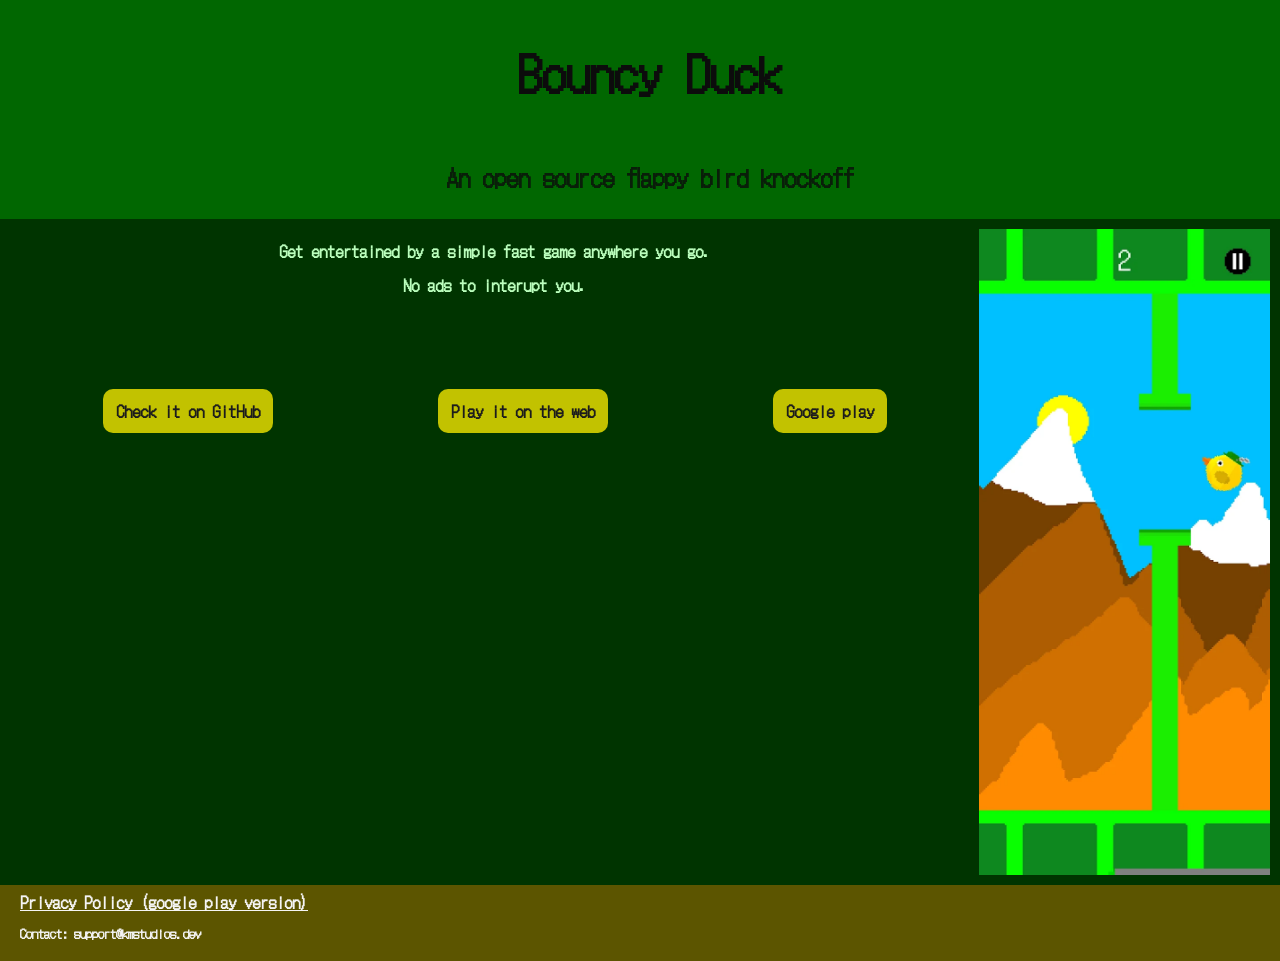
<file: index.html>
<!DOCTYPE html>
<head>
    <title>Bouncy Duck</title>
    <link rel="icon" href="flappy bird 192x192.png">
    <link rel="preconnect" href="https://fonts.googleapis.com">
    <link rel="preconnect" href="https://fonts.gstatic.com" crossorigin>
    <link href="https://fonts.googleapis.com/css2?family=DotGothic16&display=swap" rel="stylesheet">
    <meta name="viewport" content="width=device-width, initial-scale=1.0" />
    <link rel="stylesheet" href="styles.css">
</head>
<body class="dotgothic16-regular">
    <div id="hero">
        <h1 id="title">Bouncy Duck</h1>
        <h2 id="subtitle">An open source flappy bird knockoff</h2>
    </div>
    <div id="elements-grid">
        <img src="bouncy duck screen.webp" alt="bouncy duck screenshot" id="img"/>
        <div id="description">
            <p class="desc">Get entertained by a simple fast game anywhere you go.</p>
            <p class="desc">No ads to interupt you.</p>
        </div>
        <nav id="buttons">
            <a href="https://github.com/KDB-Mix/bouncy-duck" target="_blank" class="projectlink">Check it on GitHub</a>
            <a href="https://www.kmstudios.dev/bouncy-duck-web/" target="_blank" class="projectlink">Play it on the web</a>
            <a href="https://play.google.com/store/apps/details?id=dev.kmstudios.bouncyduck" target="_blank" class="projectlink">Google play</a>
        </nav>
    </div>
    
</body>
<footer class="dotgothic16-regular">
    <nav>
        <a id="ps" href="privacy-policy" target="_blank">Privacy Policy (google play version)</a>
    </nav>
    <p style="margin-top: 10px; font-size: 0.8rem;">Contact: support@kmstudios.dev</p>
</footer>
</file>
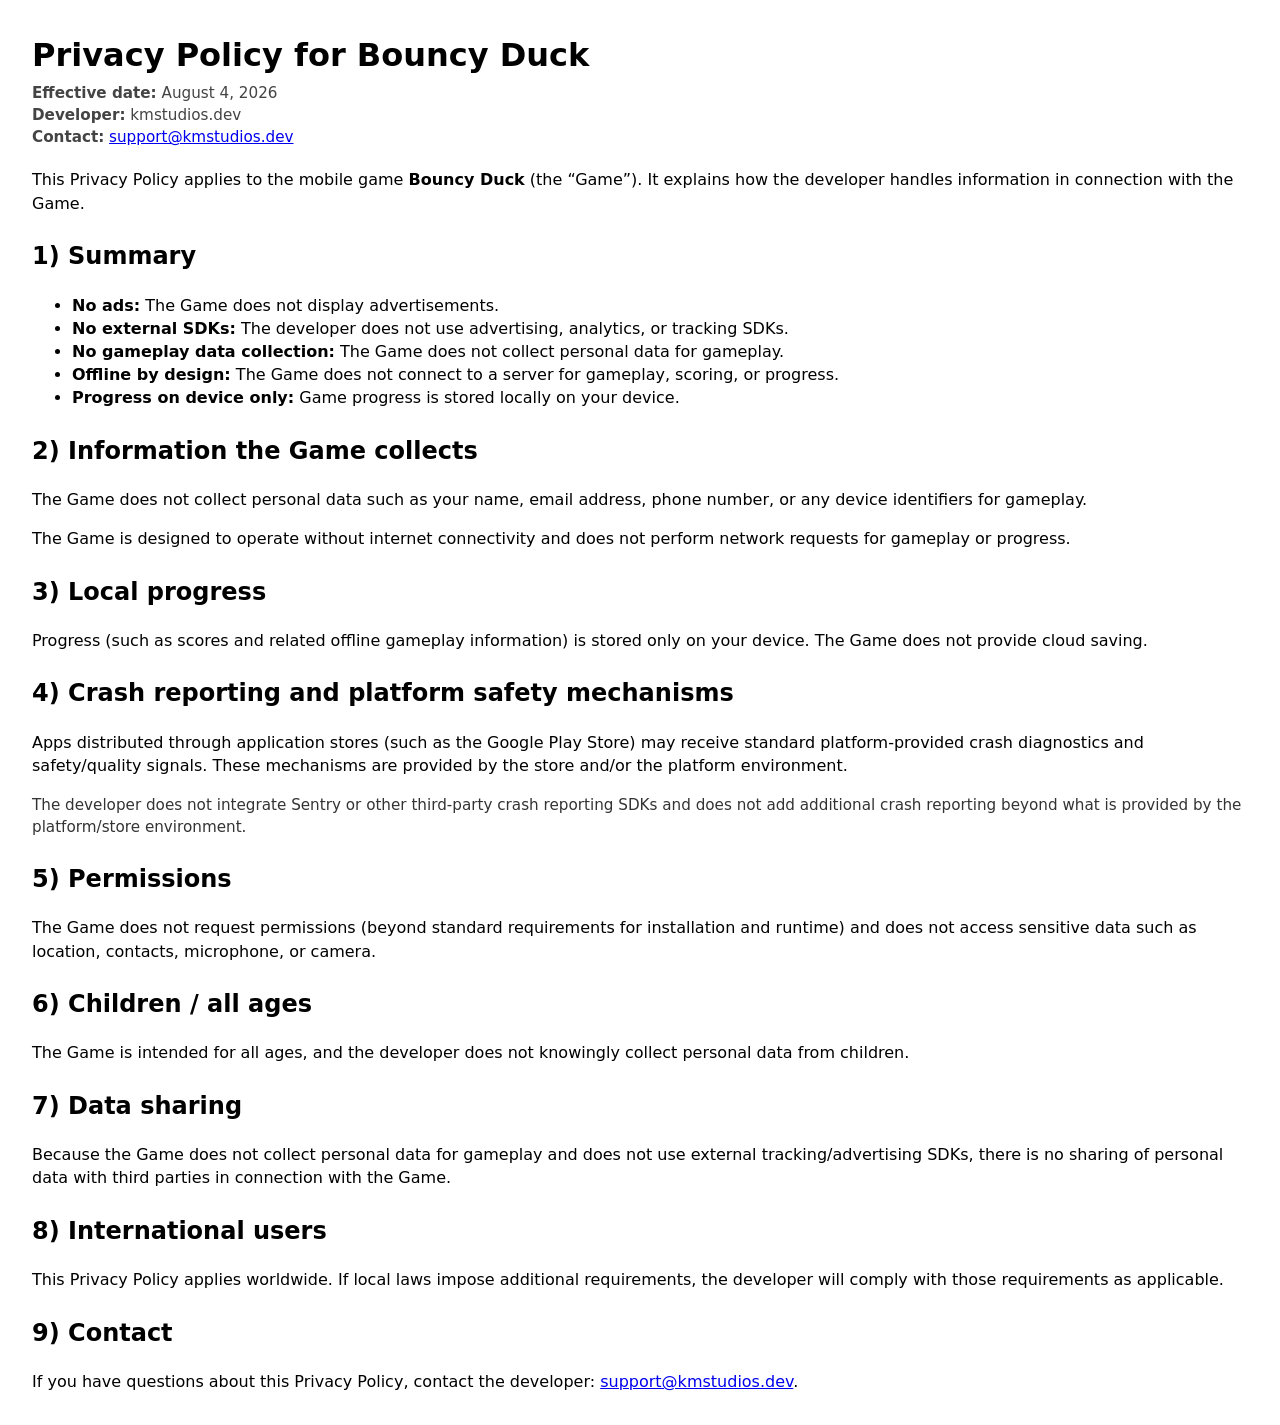
<file: privacy-policy/index.html>
<!doctype html>
<html lang="en">
<head>
  <meta charset="utf-8" />
  <meta name="viewport" content="width=device-width, initial-scale=1" />
  <title>Privacy Policy — Bouncy Duck</title>
  <style>
    body { font-family: system-ui, -apple-system, Segoe UI, Roboto, Helvetica, Arial, sans-serif; line-height: 1.45; margin: 2rem; }
    h1 { margin-bottom: 0.25rem; }
    h2 { margin-top: 1.5rem; }
    ul { margin-top: 0.25rem; }
    a { word-break: break-word; }
    .meta { color: #444; font-size: 0.95rem; margin-bottom: 1.25rem; }
    .small { font-size: 0.95rem; color: #333; }
  </style>
</head>
<body>
  <h1>Privacy Policy for Bouncy Duck</h1>
  <div class="meta">
    <div><strong>Effective date:</strong> August 4, 2026</div>
    <div><strong>Developer:</strong> kmstudios.dev</div>
    <div><strong>Contact:</strong> <a href="mailto:support@kmstudios.dev">support@kmstudios.dev</a></div>
  </div>

  <p>
    This Privacy Policy applies to the mobile game <strong>Bouncy Duck</strong> (the “Game”).
    It explains how the developer handles information in connection with the Game.
  </p>

  <h2>1) Summary</h2>
  <ul>
    <li><strong>No ads:</strong> The Game does not display advertisements.</li>
    <li><strong>No external SDKs:</strong> The developer does not use advertising, analytics, or tracking SDKs.</li>
    <li><strong>No gameplay data collection:</strong> The Game does not collect personal data for gameplay.</li>
    <li><strong>Offline by design:</strong> The Game does not connect to a server for gameplay, scoring, or progress.</li>
    <li><strong>Progress on device only:</strong> Game progress is stored locally on your device.</li>
  </ul>

  <h2>2) Information the Game collects</h2>
  <p>
    The Game does not collect personal data such as your name, email address, phone number, or any device identifiers
    for gameplay.
  </p>
  <p>
    The Game is designed to operate without internet connectivity and does not perform network requests for
    gameplay or progress.
  </p>

  <h2>3) Local progress</h2>
  <p>
    Progress (such as scores and related offline gameplay information) is stored only on your device.
    The Game does not provide cloud saving.
  </p>

  <h2>4) Crash reporting and platform safety mechanisms</h2>
  <p>
    Apps distributed through application stores (such as the Google Play Store) may receive standard platform-provided
    crash diagnostics and safety/quality signals. These mechanisms are provided by the store and/or the platform environment.
  </p>
  <p class="small">
    The developer does not integrate Sentry or other third-party crash reporting SDKs and does not add additional
    crash reporting beyond what is provided by the platform/store environment.
  </p>

  <h2>5) Permissions</h2>
  <p>
    The Game does not request permissions (beyond standard requirements for installation and runtime) and does not
    access sensitive data such as location, contacts, microphone, or camera.
  </p>

  <h2>6) Children / all ages</h2>
  <p>
    The Game is intended for all ages, and the developer does not knowingly collect personal data from children.
  </p>

  <h2>7) Data sharing</h2>
  <p>
    Because the Game does not collect personal data for gameplay and does not use external tracking/advertising SDKs,
    there is no sharing of personal data with third parties in connection with the Game.
  </p>

  <h2>8) International users</h2>
  <p>
    This Privacy Policy applies worldwide. If local laws impose additional requirements, the developer will comply
    with those requirements as applicable.
  </p>

  <h2>9) Contact</h2>
  <p>
    If you have questions about this Privacy Policy, contact the developer:
    <a href="mailto:support@kmstudios.dev">support@kmstudios.dev</a>.
  </p>
</body>
</html>
</file>
<file: styles.css>
.dotgothic16-regular {
  font-family: "DotGothic16", sans-serif;
  font-weight: 600;
  font-style: normal;
}
body{
    margin: 0;
    padding: 0;
    background-color: rgb(0, 52, 0);
}
#hero{
    color: rgb(12, 12, 12);
    padding: 5px 10px;
    background-color: rgb(1, 103, 1);
    flex-direction: column;
    width: 100%;
    display: flex;
    align-items: center;
}
#title{
    font-size: 48px;
    align-self: center;
    text-align: center;
}
#subtitle{
    opacity: .8;
    align-self: center;
    text-align: center;
}
.desc{
    color: rgb(187, 255, 189);
    display: block;
    width: fit-content;
    margin: 10px auto;
    text-align: center;
    justify-self: center;
}
#buttons{
    display: flex;
    justify-content: space-around;
    margin: 10px;
    flex-wrap: wrap;
    grid-area: buttons;
    align-items: start;
}
.projectlink {
    font-weight: bold;
    background: rgb(194, 194, 0);
    border-radius: 10px;
    padding: 10px 13px;
    text-decoration: none;
    color: #1c1c1c;
    grid-row: 3 / 3;
    width: fit-content;
    height: fit-content;
    @starting-style{
        animation: .7s forwards slide;
        opacity: 0;
    }
}
.projectlink:hover {
    animation: .3s forwards hovering;
}

footer{
    background-color: rgb(92, 85, 0);
    padding: 5px 20px;
    /* font-size: .9rem; */
    opacity: 1;
    color: whitesmoke;
}
#ps{
    color: whitesmoke;
}

#elements-grid{
    display: grid;
    height: auto;
    margin: 10px;
    grid-template-columns: 1fr minmax(0, .3fr);
    grid-template-rows: 150px auto;
    grid-template-areas: 
    "text img"
    "buttons img";
}


#img{
    grid-area: img;
    min-width: 0;
    min-height: 0;
    animation: 1s infinite alternate glide ease-in-out;
    width: 100%;
}
#description{
    grid-area: text;
}

@media (max-width: 730px){
    #buttons{
        flex-direction: column;
        align-items: center;
    }
    .projectlink{
        margin: 3px 0;
    }
    .desc{
        margin-right: 5px;
        margin-left: 5px;
    }
    #elements-grid{
        grid-template-columns: 1fr 0;
    }
    #img{
        display: none;
    }
    
}
@keyframes hovering {
    from{
        transform: translateY(0) scale(1) rotate(0);
    }
    to{
        transform: translateY(-15px) scale(1.1) rotate(5deg);
    }
}
@keyframes slide {
    from{
        transform: translateY(10px) scale(1.1);
        opacity: 0;
    }
    to{
        transform: translateY(0) scale(1) ;
        opacity: 100;
    }
}
@keyframes glide {
    from{
        transform: translateY(10px);
    }
    to{
        transform: translateY(0);
    }
}
</file>
